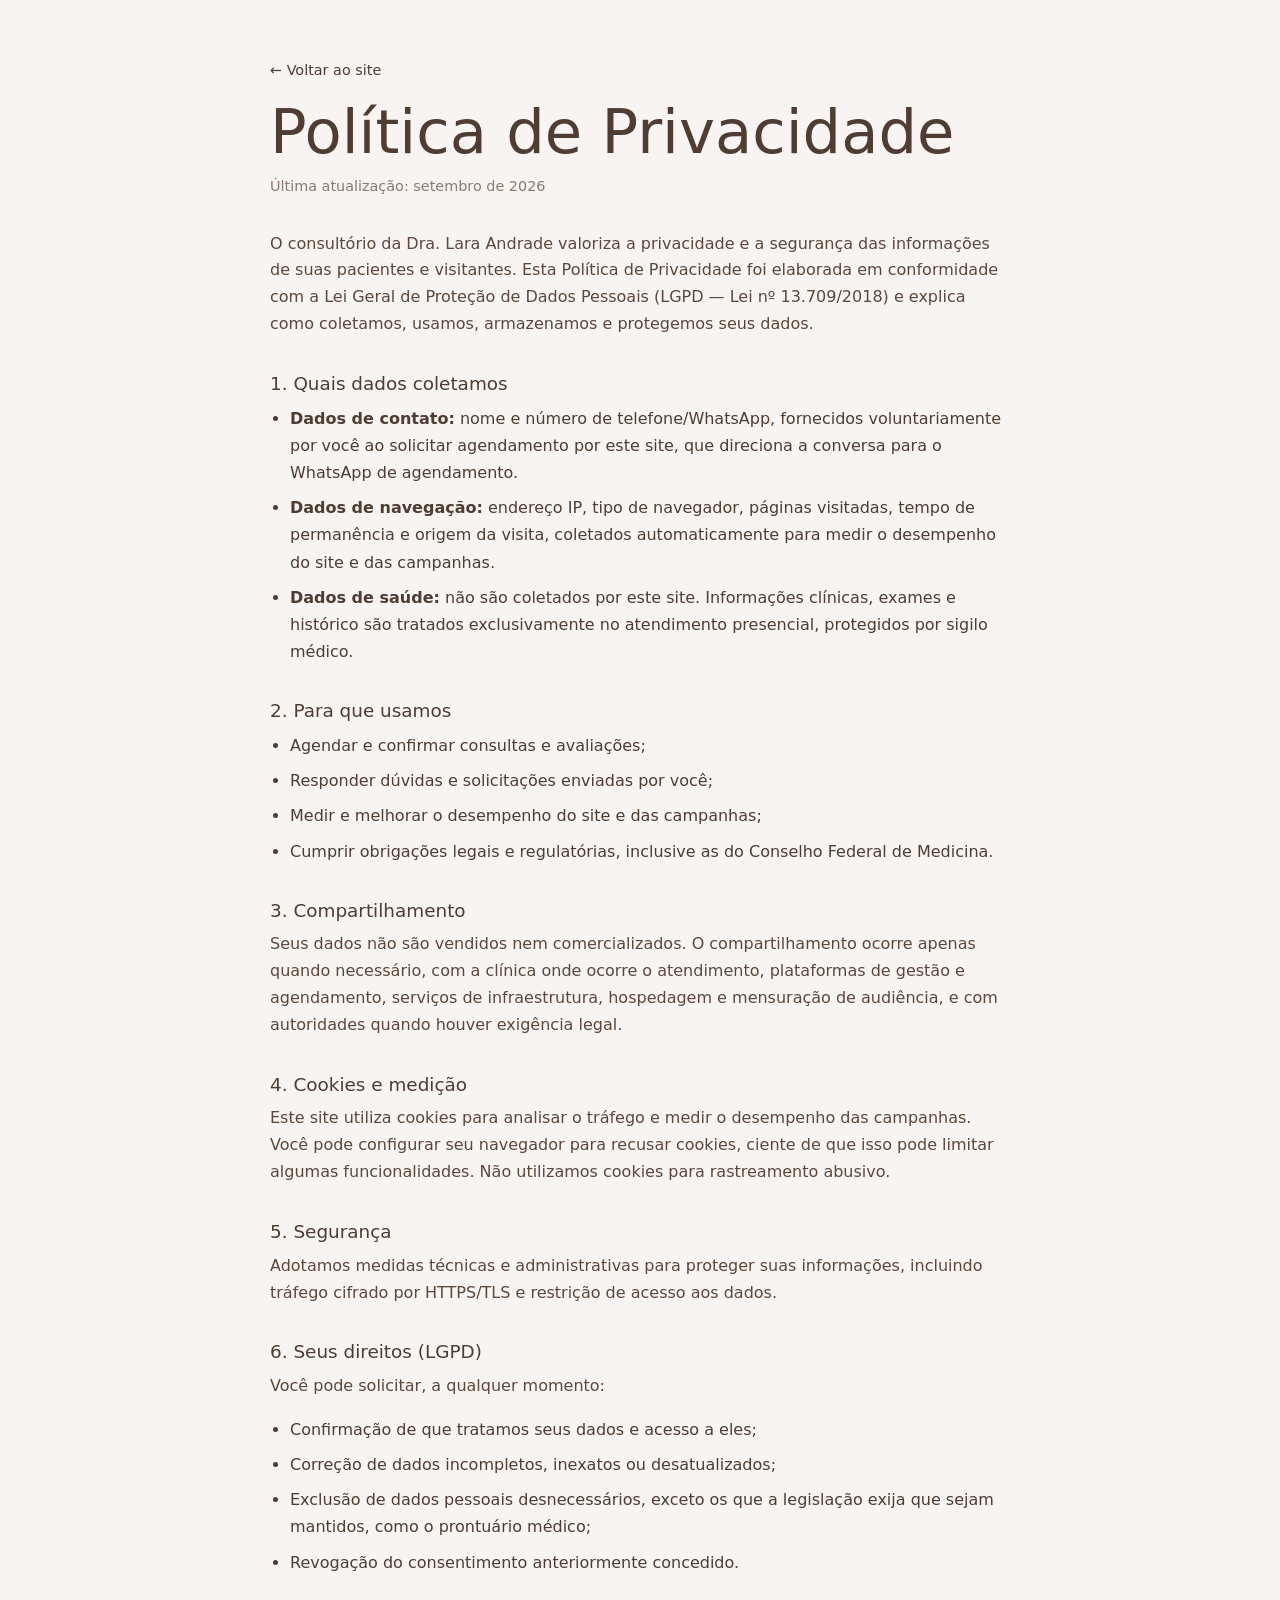
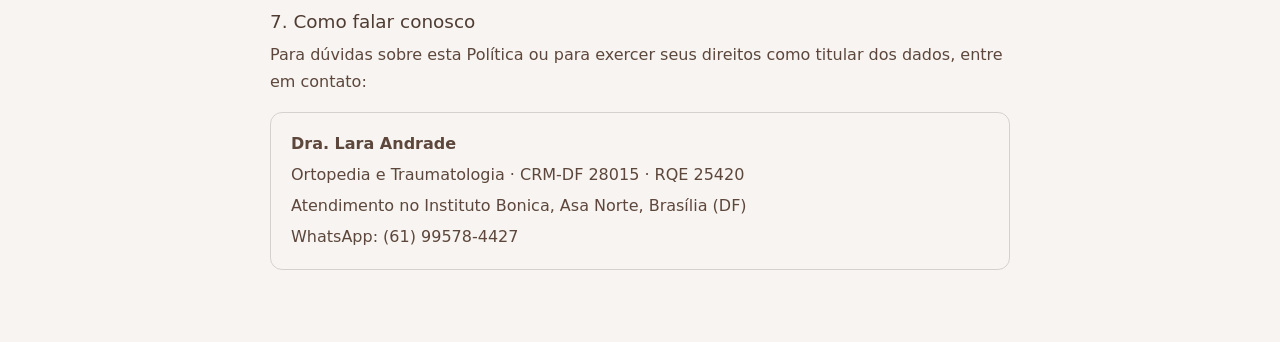
<file: politica-de-privacidade/index.html>
<!doctype html>
<html lang="pt-BR">
  <head>
    <meta charset="utf-8">
    <meta name="viewport" content="width=device-width, initial-scale=1">
    <meta name="robots" content="index, follow">
    <title>Política de Privacidade | Dra. Lara Andrade</title>
    <meta name="description" content="Política de Privacidade do consultório da Dra. Lara Andrade, em conformidade com a LGPD (Lei nº 13.709/2018).">
    <link rel="canonical" href="https://dralaraandrade.com.br/politica-de-privacidade/">
    <link rel="stylesheet" href="../styles.css">
    <style>
      .legal{max-width:780px;margin:0 auto;padding:56px 20px 72px;line-height:1.7}
      .legal a.voltar{display:inline-block;margin-bottom:16px;font-size:.9rem}
      .legal h1{margin:0 0 6px;line-height:1.15}
      .legal .atualizacao{margin:0 0 32px;opacity:.7;font-size:.9rem}
      .legal h2{margin:36px 0 10px;font-size:1.15rem}
      .legal ul{margin:10px 0 0;padding-left:20px}
      .legal li{margin-bottom:8px}
      .legal .contato{margin-top:14px;padding:18px 20px;border:1px solid rgba(0,0,0,.14);border-radius:12px}
      .legal .contato p{margin:0 0 4px}
      .legal .contato p:last-child{margin-bottom:0}
    </style>
  </head>
  <body>
    <main class="legal">
      <a class="voltar" href="/">← Voltar ao site</a>
      <h1>Política de Privacidade</h1>
      <p class="atualizacao">Última atualização: setembro de 2026</p>

      <p>O consultório da Dra. Lara Andrade valoriza a privacidade e a segurança das informações de suas pacientes e visitantes. Esta Política de Privacidade foi elaborada em conformidade com a Lei Geral de Proteção de Dados Pessoais (LGPD — Lei nº 13.709/2018) e explica como coletamos, usamos, armazenamos e protegemos seus dados.</p>

      <h2>1. Quais dados coletamos</h2>
      <ul>
        <li><strong>Dados de contato:</strong> nome e número de telefone/WhatsApp, fornecidos voluntariamente por você ao solicitar agendamento por este site, que direciona a conversa para o WhatsApp de agendamento.</li>
        <li><strong>Dados de navegação:</strong> endereço IP, tipo de navegador, páginas visitadas, tempo de permanência e origem da visita, coletados automaticamente para medir o desempenho do site e das campanhas.</li>
        <li><strong>Dados de saúde:</strong> não são coletados por este site. Informações clínicas, exames e histórico são tratados exclusivamente no atendimento presencial, protegidos por sigilo médico.</li>
      </ul>

      <h2>2. Para que usamos</h2>
      <ul>
        <li>Agendar e confirmar consultas e avaliações;</li>
        <li>Responder dúvidas e solicitações enviadas por você;</li>
        <li>Medir e melhorar o desempenho do site e das campanhas;</li>
        <li>Cumprir obrigações legais e regulatórias, inclusive as do Conselho Federal de Medicina.</li>
      </ul>

      <h2>3. Compartilhamento</h2>
      <p>Seus dados não são vendidos nem comercializados. O compartilhamento ocorre apenas quando necessário, com a clínica onde ocorre o atendimento, plataformas de gestão e agendamento, serviços de infraestrutura, hospedagem e mensuração de audiência, e com autoridades quando houver exigência legal.</p>

      <h2>4. Cookies e medição</h2>
      <p>Este site utiliza cookies para analisar o tráfego e medir o desempenho das campanhas. Você pode configurar seu navegador para recusar cookies, ciente de que isso pode limitar algumas funcionalidades. Não utilizamos cookies para rastreamento abusivo.</p>

      <h2>5. Segurança</h2>
      <p>Adotamos medidas técnicas e administrativas para proteger suas informações, incluindo tráfego cifrado por HTTPS/TLS e restrição de acesso aos dados.</p>

      <h2>6. Seus direitos (LGPD)</h2>
      <p>Você pode solicitar, a qualquer momento:</p>
      <ul>
        <li>Confirmação de que tratamos seus dados e acesso a eles;</li>
        <li>Correção de dados incompletos, inexatos ou desatualizados;</li>
        <li>Exclusão de dados pessoais desnecessários, exceto os que a legislação exija que sejam mantidos, como o prontuário médico;</li>
        <li>Revogação do consentimento anteriormente concedido.</li>
      </ul>

      <h2>7. Como falar conosco</h2>
      <p>Para dúvidas sobre esta Política ou para exercer seus direitos como titular dos dados, entre em contato:</p>
      <div class="contato">
        <p><strong>Dra. Lara Andrade</strong></p>
        <p>Ortopedia e Traumatologia · CRM-DF 28015 · RQE 25420</p>
        <p>Atendimento no Instituto Bonica, Asa Norte, Brasília (DF)</p>
        <p>WhatsApp: <a href="https://wa.me/5561995784427">(61) 99578-4427</a></p>
      </div>
    </main>
  </body>
</html>
</file>
<file: styles.css>
:root {
  --ink: #4f3c33;
  --ink-strong: #2f211b;
  --green: #a68a7a;
  --green-deep: #6f5547;
  --teal: #b99d8d;
  --sage: #e6dbb8;
  --clay: #a68a7a;
  --paper: #f7f4f1;
  --paper-2: #dcc9be;
  --white: #ffffff;
  --muted: #6f5547;
  --muted-strong: #5d473c;
  --line: rgba(111, 85, 71, 0.16);
  --line-light: rgba(255, 255, 255, 0.18);
  --shadow: 0 24px 70px rgba(111, 85, 71, 0.16);
  --shadow-soft: 0 14px 34px rgba(111, 85, 71, 0.1);
  --shadow-lift: 0 22px 54px rgba(111, 85, 71, 0.16);
  --font-display: "Avenir Next", "Montserrat", ui-sans-serif, system-ui, -apple-system, BlinkMacSystemFont, "Segoe UI", sans-serif;
  --font-sans: "Montserrat", "Avenir Next", ui-sans-serif, system-ui, -apple-system, BlinkMacSystemFont, "Segoe UI", sans-serif;
  color-scheme: light;
}

* {
  box-sizing: border-box;
}

html {
  scroll-behavior: smooth;
}

body {
  margin: 0;
  font-family: var(--font-sans);
  background: var(--paper);
  color: var(--ink);
  overflow-x: hidden;
  font-size: 16px;
  font-weight: 300;
}

img {
  display: block;
  max-width: 100%;
}

a {
  color: inherit;
  text-decoration: none;
}

.container {
  width: min(1160px, calc(100% - 40px));
  margin-inline: auto;
}

.site-header {
  position: sticky;
  top: 0;
  z-index: 30;
  display: flex;
  align-items: center;
  justify-content: space-between;
  gap: 24px;
  padding: 14px clamp(20px, 4vw, 56px);
  background: rgba(247, 244, 241, 0.9);
  border-bottom: 1px solid rgba(111, 85, 71, 0.12);
  backdrop-filter: blur(18px);
  transition: box-shadow 0.2s ease, background 0.2s ease, border-color 0.2s ease;
}

.site-header.is-elevated {
  background: rgba(247, 244, 241, 0.96);
  border-color: rgba(111, 85, 71, 0.16);
  box-shadow: var(--shadow-soft);
}

.brand {
  display: flex;
  align-items: center;
  gap: 14px;
  min-width: 226px;
}

.brand-mark {
  display: grid;
  width: 56px;
  height: 56px;
  place-items: center;
  overflow: hidden;
  border-radius: 50%;
  border: 1px solid rgba(230, 219, 184, 0.18);
  background: var(--green-deep);
  box-shadow: 0 10px 22px rgba(111, 85, 71, 0.16);
}

.brand-mark img {
  width: 72px;
  height: 72px;
  object-fit: contain;
  object-position: center;
  transform: translateY(-2px);
}

.brand strong,
.brand small {
  display: block;
}

.brand strong {
  font-size: 15px;
  font-weight: 600;
}

.brand small {
  margin-top: 2px;
  color: var(--muted);
  font-size: 12px;
  font-weight: 300;
}

.nav {
  display: flex;
  justify-content: center;
  gap: 26px;
  color: #70594d;
  font-size: 14px;
  font-weight: 400;
}

.nav a {
  position: relative;
  padding-block: 6px;
  transition: color 0.2s ease;
}

.nav a::after {
  position: absolute;
  right: 0;
  bottom: 0;
  left: 0;
  height: 2px;
  content: "";
  background: var(--green-deep);
  border-radius: 999px;
  transform: scaleX(0);
  transform-origin: center;
  transition: transform 0.22s ease;
}

.nav a:hover,
.nav a.is-active {
  color: var(--green);
}

.nav a:hover::after,
.nav a.is-active::after {
  transform: scaleX(1);
}

.header-cta,
.btn {
  display: inline-flex;
  align-items: center;
  justify-content: center;
  gap: 10px;
  min-height: 44px;
  border-radius: 999px;
  font-weight: 600;
  line-height: 1;
  transition: transform 0.2s ease, box-shadow 0.2s ease, border-color 0.2s ease, background 0.2s ease;
}

.header-cta {
  padding: 0 18px;
  background: var(--green-deep);
  color: var(--white);
  font-size: 13px;
}

.btn {
  padding: 0 22px;
  font-size: 14px;
}

.btn-primary {
  background: var(--green);
  color: var(--white);
  box-shadow: 0 16px 38px rgba(166, 138, 122, 0.34);
}

.btn-ghost {
  border: 1px solid rgba(111, 85, 71, 0.22);
  color: var(--ink);
  background: rgba(255, 255, 255, 0.72);
}

.header-cta:hover,
.btn:hover {
  transform: translateY(-2px);
}

.header-cta:hover,
.btn-primary:hover {
  box-shadow: 0 18px 42px rgba(111, 85, 71, 0.24);
}

.btn-ghost:hover {
  border-color: rgba(111, 85, 71, 0.32);
  background: rgba(255, 255, 255, 0.88);
  box-shadow: var(--shadow-soft);
}

.header-cta svg,
.btn svg {
  width: 17px;
  height: 17px;
  stroke-width: 1.9;
}

.section,
.final-cta {
  position: relative;
  padding: clamp(68px, 8vw, 112px) 0;
}

main > section:not(.hero) {
  position: relative;
  overflow: hidden;
}

main > section:not(.hero)::before {
  position: absolute;
  top: 0;
  left: 50%;
  width: min(1160px, calc(100% - 40px));
  height: 1px;
  content: "";
  background: linear-gradient(90deg, transparent, rgba(111, 85, 71, 0.24), transparent);
  transform: translateX(-50%);
}

.section-dark {
  color: var(--white);
  background: linear-gradient(135deg, #6f5547 0%, #7f6659 54%, #a68a7a 100%);
}

.section-dark::before,
.quick-proof::before,
.doctor-section::before {
  background: linear-gradient(90deg, transparent, rgba(230, 219, 184, 0.28), transparent);
}

main > section:not(.hero)::after {
  position: absolute;
  inset: 0;
  z-index: 0;
  pointer-events: none;
  content: "";
  background-image:
    linear-gradient(90deg, rgba(111, 85, 71, 0.045) 1px, transparent 1px),
    linear-gradient(180deg, rgba(111, 85, 71, 0.035) 1px, transparent 1px);
  background-size: 48px 48px;
  -webkit-mask-image: linear-gradient(180deg, transparent, #000 18%, #000 82%, transparent);
  mask-image: linear-gradient(180deg, transparent, #000 18%, #000 82%, transparent);
  opacity: 0.34;
}

main > section:not(.hero) > * {
  position: relative;
  z-index: 1;
}

.section-dark::after,
.quick-proof::after,
.doctor-section::after {
  background-image:
    linear-gradient(90deg, rgba(230, 219, 184, 0.06) 1px, transparent 1px),
    linear-gradient(180deg, rgba(230, 219, 184, 0.05) 1px, transparent 1px);
  opacity: 0.22;
}

.hero {
  position: relative;
  display: grid;
  min-height: min(820px, calc(100vh - 72px));
  overflow: hidden;
  color: var(--ink);
  background: #f7f4f1;
}

.hero-bg {
  position: absolute;
  inset: 0;
  z-index: 0;
  display: block;
  overflow: hidden;
  opacity: 0.76;
}

.hero-bg img {
  width: 100%;
  height: 100%;
  object-fit: cover;
  object-position: center;
  filter: blur(1.4px) saturate(0.92);
  transform: scale(1.015);
}

.hero::before {
  position: absolute;
  inset: 0;
  z-index: 1;
  content: "";
  background:
    radial-gradient(circle at 70% 54%, rgba(255, 255, 255, 0.78) 0 18%, rgba(247, 244, 241, 0.6) 38%, rgba(247, 244, 241, 0.28) 62%),
    linear-gradient(90deg, rgba(247, 244, 241, 0.7), rgba(247, 244, 241, 0.52));
}

.hero::after {
  display: none;
}

.hero-grid {
  position: relative;
  z-index: 3;
  display: grid;
  grid-template-columns: minmax(0, 1fr) minmax(520px, 574px);
  gap: clamp(28px, 3.6vw, 52px);
  align-items: start;
  width: min(1310px, calc(100% - 80px));
  padding-block: 26px 0;
}

.hero-copy {
  max-width: 820px;
  padding-top: clamp(88px, 11.7vh, 122px);
  text-shadow: none;
}

.eyebrow {
  display: inline-flex;
  align-items: center;
  width: fit-content;
  margin: 0 0 20px;
  padding: 8px 13px;
  border: 1px solid var(--line-light);
  border-radius: 999px;
  color: #f7f4f1;
  background: rgba(255, 255, 255, 0.08);
  font-size: 12px;
  font-weight: 500;
  letter-spacing: 0.03em;
}

.problem .eyebrow,
.chronic-section .eyebrow,
.treatment-section .eyebrow,
.process .eyebrow,
.doctor-section .eyebrow,
.locations .eyebrow,
.faq .eyebrow {
  border-color: rgba(166, 138, 122, 0.22);
  color: var(--green-deep);
  background: rgba(255, 255, 255, 0.68);
}

h1,
h2,
h3,
p {
  margin-top: 0;
}

h1 {
  max-width: 820px;
  margin-bottom: 24px;
  font-family: var(--font-display);
  font-size: clamp(38px, 4.75vw, 74px);
  font-weight: 500;
  line-height: 1.08;
  letter-spacing: 0;
}

h2 {
  margin-bottom: 18px;
  font-family: var(--font-display);
  font-size: clamp(30px, 3.8vw, 52px);
  font-weight: 500;
  line-height: 1.12;
  letter-spacing: 0;
}

h3 {
  margin-bottom: 10px;
  font-size: 19px;
  font-weight: 600;
  line-height: 1.2;
}

p {
  color: var(--muted-strong);
  line-height: 1.68;
}

.section-dark p,
.hero p,
.final-cta p {
  color: rgba(255, 255, 255, 0.9);
}

.hero p {
  color: #5d473c;
}

.hero-lead {
  max-width: 690px;
  margin-bottom: 34px;
  font-size: clamp(18px, 1.9vw, 21px);
  font-weight: 300;
  line-height: 1.72;
}

.hero-mobile-portrait {
  display: none;
}

.mobile-hero-photo {
  display: none;
}

.hero-mobile-portrait img {
  display: block;
  width: 100%;
  background: transparent;
}

.hero-actions {
  display: flex;
  flex-wrap: wrap;
  gap: 14px;
  margin-bottom: 22px;
}

.microcopy {
  margin: 0;
  color: rgba(93, 71, 60, 0.86);
  font-size: 13px;
  font-weight: 300;
}

.hero-visual {
  position: relative;
  display: grid;
  align-items: end;
  min-height: 740px;
  overflow: visible;
}

.hero-visual::before {
  display: none;
}

.hero-portrait {
  position: absolute;
  top: 0;
  right: 0;
  z-index: 1;
  width: min(100%, 574px);
  height: 740px;
  overflow: hidden;
  border: 1px solid rgba(111, 85, 71, 0.14);
  border-radius: 8px;
  background: #f1ece7;
  box-shadow: 0 34px 72px rgba(111, 85, 71, 0.18);
  pointer-events: none;
}

.hero-portrait::before {
  display: none;
}

.hero-portrait img {
  display: block;
  width: 100%;
  height: 100%;
  object-fit: cover;
  object-position: center 26%;
  background: #f1ece7;
  filter: saturate(1.14) contrast(1.04) brightness(1.03) sepia(0.04);
}

.doctor-id-card {
  position: absolute;
  right: 50%;
  bottom: 140px;
  z-index: 3;
  display: grid;
  gap: 3px;
  width: max-content;
  max-width: 260px;
  padding: 12px 16px;
  border: 1px solid rgba(111, 85, 71, 0.16);
  border-radius: 8px;
  color: var(--ink-strong);
  background: rgba(247, 244, 241, 0.94);
  box-shadow: 0 16px 34px rgba(111, 85, 71, 0.16);
  text-align: center;
  transform: translateX(50%);
}

.doctor-id-card strong {
  font-family: var(--font-display);
  font-size: 16px;
  line-height: 1.15;
  font-weight: 500;
}

.doctor-id-card span {
  display: block;
  color: rgba(111, 85, 71, 0.86);
  font-size: 12px;
  font-weight: 500;
  line-height: 1.25;
  white-space: normal;
}

.doctor-id-card small {
  display: block;
  color: rgba(93, 71, 60, 0.82);
  font-size: 11px;
  font-weight: 500;
  line-height: 1.25;
}

.hero-card {
  position: relative;
  z-index: 2;
  align-self: end;
  justify-self: end;
  width: min(92%, 530px);
  margin-right: 18px;
  margin-bottom: 34px;
  padding: 27px 24px;
  border: 1px solid rgba(111, 85, 71, 0.14);
  border-radius: 8px;
  background:
    linear-gradient(135deg, rgba(255, 255, 255, 0.9), rgba(247, 244, 241, 0.76)),
    rgba(247, 244, 241, 0.88);
  box-shadow: 0 22px 48px rgba(111, 85, 71, 0.16);
  backdrop-filter: blur(16px);
}

.hero-card p {
  color: rgba(93, 71, 60, 0.82);
}

.hero-card::before {
  position: absolute;
  top: 16px;
  right: 16px;
  width: 58px;
  height: 58px;
  content: "";
  border: 1px solid rgba(166, 138, 122, 0.32);
  border-radius: 50%;
  box-shadow: -18px 22px 0 rgba(230, 219, 184, 0.28);
  opacity: 0.72;
}

.hero-doctor-card {
  display: grid;
  grid-template-columns: 1fr;
  gap: 0;
  align-items: center;
  text-align: center;
}

.hero-doctor-card > span {
  display: none;
}

.hero-doctor-card strong {
  display: block;
  color: var(--ink);
  font-family: var(--font-display);
  font-size: clamp(27px, 2.35vw, 34px);
  font-weight: 600;
  line-height: 1;
}

.hero-doctor-card p {
  margin: 0;
  color: rgba(93, 71, 60, 0.84);
  font-size: 13px;
  font-weight: 500;
  line-height: 1.18;
}

.hero-doctor-card small {
  display: block;
  width: fit-content;
  margin-top: 10px;
  margin-inline: auto;
  padding: 5px 9px;
  border: 1px solid rgba(111, 85, 71, 0.16);
  border-radius: 999px;
  color: var(--green-deep);
  background: rgba(230, 219, 184, 0.34);
  font-size: 12px;
  font-weight: 600;
  letter-spacing: 0.01em;
}

.hero-list {
  display: grid;
  gap: 10px;
  margin: 16px 0 0;
  padding: 0;
  list-style: none;
}

.hero-list li {
  display: grid;
  grid-template-columns: 22px 1fr;
  gap: 11px;
  color: rgba(255, 255, 255, 0.86);
  line-height: 1.36;
}

.hero-list svg,
.proof-grid svg,
.concern-grid svg,
.treatment-list svg,
.process-steps svg,
.location-grid svg,
.check-list svg {
  width: 20px;
  height: 20px;
  stroke-width: 1.9;
}

.quick-proof {
  position: relative;
  z-index: 4;
  margin-top: 0;
  overflow: visible;
  padding: clamp(26px, 3vw, 42px) 0 clamp(46px, 5.6vw, 76px);
  border: 0;
  background: transparent;
}

.proof-shell {
  display: grid;
  grid-template-columns: minmax(230px, 0.72fr) minmax(0, 1.45fr);
  gap: clamp(28px, 4.4vw, 64px);
  align-items: center;
}

.proof-intro .eyebrow {
  margin-bottom: 16px;
  border-color: rgba(166, 138, 122, 0.22);
  color: var(--green-deep);
  background: rgba(255, 255, 255, 0.72);
}

.proof-intro h2 {
  max-width: 360px;
  margin-bottom: 0;
  font-size: clamp(28px, 3vw, 42px);
}

.proof-media {
  overflow: hidden;
  width: min(100%, 340px);
  margin-top: 28px;
  border: 1px solid var(--line);
  border-radius: 8px;
  background: var(--white);
  box-shadow: var(--shadow-soft);
}

.proof-media img {
  width: 100%;
  aspect-ratio: 4 / 5;
  object-fit: cover;
  object-position: 58% 48%;
  filter: saturate(0.96);
  transition: transform 0.5s ease, filter 0.3s ease;
}

.proof-media:hover img {
  filter: saturate(1);
  transform: scale(1.03);
}

.proof-grid {
  display: grid;
  grid-template-columns: repeat(4, minmax(0, 1fr));
  gap: 14px;
  overflow: visible;
  border: 0;
  border-radius: 8px;
  background: transparent;
  box-shadow: none;
  backdrop-filter: none;
}

.proof-grid article {
  position: relative;
  display: grid;
  grid-template-columns: 1fr;
  gap: 14px;
  align-content: start;
  min-height: auto;
  padding: 22px;
  border: 1px solid rgba(111, 85, 71, 0.13);
  border-bottom: 1px solid rgba(111, 85, 71, 0.13);
  border-radius: 8px;
  color: var(--ink);
  background:
    linear-gradient(180deg, rgba(255, 255, 255, 0.94), rgba(247, 244, 241, 0.88));
  box-shadow: 0 18px 42px rgba(111, 85, 71, 0.1);
  transition: transform 0.24s ease, border-color 0.24s ease, box-shadow 0.24s ease;
}

.proof-grid article::before {
  position: absolute;
  top: 0;
  left: 22px;
  width: 44px;
  height: 3px;
  content: "";
  border-radius: 0 0 999px 999px;
  background: var(--green-deep);
  opacity: 0.72;
}

.proof-grid article > div {
  min-width: 0;
}

.proof-grid article:hover {
  border-color: rgba(111, 85, 71, 0.22);
  box-shadow: 0 22px 50px rgba(111, 85, 71, 0.13);
  transform: translateY(-3px);
}

.proof-grid svg {
  width: 38px;
  height: 38px;
  padding: 9px;
  border: 1px solid rgba(166, 138, 122, 0.2);
  border-radius: 10px;
  color: var(--green-deep);
  background: rgba(230, 219, 184, 0.22);
}

.proof-grid h3 {
  min-width: 0;
  margin: 0;
  font-family: inherit;
  font-size: 17px;
  font-weight: 600;
  line-height: 1.2;
  overflow-wrap: break-word;
}

.proof-grid p {
  min-width: 0;
  margin: 0;
  color: var(--muted-strong);
  font-size: 13px;
  white-space: normal;
  overflow-wrap: break-word;
}

.two-column {
  display: grid;
  grid-template-columns: minmax(0, 0.82fr) minmax(0, 1fr);
  gap: clamp(30px, 5vw, 80px);
  align-items: start;
}

.section-copy p {
  font-size: 17px;
}

.concern-grid {
  display: grid;
  grid-template-columns: repeat(4, minmax(0, 1fr));
  gap: 14px;
  margin-top: 38px;
}

.concern-grid span {
  display: flex;
  align-items: center;
  gap: 12px;
  min-height: 72px;
  padding: 16px 18px;
  border: 1px solid var(--line);
  border-radius: 8px;
  background: var(--white);
  font-weight: 500;
  box-shadow: 0 10px 28px rgba(111, 85, 71, 0.08);
  transition: transform 0.24s ease, border-color 0.24s ease, box-shadow 0.24s ease;
}

.concern-grid span:hover {
  border-color: rgba(111, 85, 71, 0.24);
  box-shadow: var(--shadow-soft);
  transform: translateY(-3px);
}

.concern-grid svg {
  color: var(--clay);
  flex: 0 0 auto;
}

.treatment-section,
.locations {
  background: linear-gradient(180deg, rgba(220, 201, 190, 0.74), rgba(247, 244, 241, 0.92));
}

.problem,
.chronic-section,
.process,
.faq {
  background:
    linear-gradient(180deg, rgba(255, 255, 255, 0.34), rgba(247, 244, 241, 0.84)),
    var(--paper);
}

.chronic-section {
  background:
    linear-gradient(90deg, rgba(247, 244, 241, 0.96) 0%, rgba(247, 244, 241, 0.86) 52%, rgba(220, 201, 190, 0.52) 100%),
    var(--paper);
}

.chronic-grid {
  display: grid;
  grid-template-columns: minmax(0, 820px);
  justify-content: center;
  align-items: start;
}

.chronic-copy .section-bullets {
  max-width: 700px;
}

.problem {
  background:
    linear-gradient(90deg, rgba(247, 244, 241, 0.94) 0%, rgba(247, 244, 241, 0.86) 48%, rgba(220, 201, 190, 0.58) 100%),
    url("assets/consultorio-sem-pessoas-bg-blur.jpg") center / cover no-repeat;
}

.treatment-section {
  background:
    radial-gradient(circle at 84% 30%, rgba(230, 219, 184, 0.42), transparent 30%),
    linear-gradient(90deg, rgba(220, 201, 190, 0.88) 0%, rgba(247, 244, 241, 0.92) 52%, rgba(247, 244, 241, 0.78) 100%),
    url("assets/consultorio-sem-pessoas-bg-blur.jpg") center / cover no-repeat;
}

.section-heading {
  max-width: 760px;
  margin-bottom: 34px;
}

.section-heading p {
  font-size: 17px;
}

.treatment-layout {
  display: grid;
  grid-template-columns: minmax(280px, 0.78fr) minmax(0, 1.22fr);
  gap: clamp(24px, 4vw, 54px);
  align-items: start;
}

.treatment-layout-full {
  grid-template-columns: 1fr;
}

.treatment-list {
  display: grid;
  grid-template-columns: repeat(2, minmax(0, 1fr));
  gap: 12px;
}

.treatment-list article,
.treatment-note,
.process-steps article,
.location-grid article,
.faq-list details {
  border: 1px solid var(--line);
  border-radius: 8px;
  background: var(--white);
  box-shadow: 0 12px 30px rgba(111, 85, 71, 0.08);
  transition: transform 0.24s ease, border-color 0.24s ease, box-shadow 0.24s ease, background 0.24s ease;
}

.treatment-list article:hover,
.process-steps article:hover,
.location-grid article:hover,
.faq-list details:hover {
  border-color: rgba(111, 85, 71, 0.25);
  box-shadow: var(--shadow-lift);
  transform: translateY(-4px);
}

.treatment-list article {
  display: grid;
  grid-template-columns: 42px 1fr;
  gap: 16px;
  padding: 22px 24px;
  position: relative;
  overflow: hidden;
}

.treatment-list article::before,
.process-steps article::before,
.location-grid article::before {
  position: absolute;
  top: 0;
  bottom: 0;
  left: 0;
  width: 3px;
  content: "";
  background: linear-gradient(180deg, var(--sage), var(--green));
  opacity: 0;
  transition: opacity 0.24s ease;
}

.treatment-list article:hover::before,
.process-steps article:hover::before,
.location-grid article:hover::before {
  opacity: 1;
}

.treatment-list svg {
  color: var(--green);
}

.treatment-list p,
.treatment-note p,
.process-steps p,
.location-grid p,
.faq-list p {
  margin-bottom: 0;
}

.treatment-note {
  display: flex;
  flex-direction: column;
  justify-content: space-between;
  min-height: 100%;
  padding: 30px;
  background:
    linear-gradient(180deg, rgba(230, 219, 184, 0.48), rgba(255, 255, 255, 0.94)),
    var(--white);
}

.treatment-note-media {
  overflow: hidden;
  margin: -12px -12px 24px;
  border-radius: 8px;
  aspect-ratio: 16 / 9;
  background: var(--paper-2);
}

.treatment-note-media img {
  width: 100%;
  height: 100%;
  object-fit: cover;
  object-position: center;
  filter: saturate(0.86);
  transition: transform 0.5s ease, filter 0.3s ease;
}

.treatment-note:hover {
  border-color: rgba(111, 85, 71, 0.25);
  box-shadow: var(--shadow-lift);
  transform: translateY(-4px);
}

.treatment-note:hover .treatment-note-media img {
  filter: saturate(0.96);
  transform: scale(1.04);
}

.treatment-note h3 {
  font-family: var(--font-display);
  font-size: 28px;
  font-weight: 500;
  line-height: 1.1;
}

.process-steps {
  display: grid;
  grid-template-columns: 1fr;
  gap: 10px;
  width: min(900px, calc(100% - 40px));
  margin-inline: auto;
  counter-reset: step;
}

.process-steps article {
  display: grid;
  grid-template-columns: 86px 1fr;
  gap: 18px;
  align-items: center;
  position: relative;
  min-height: 118px;
  padding: 22px 92px 22px 24px;
  overflow: hidden;
}

.process-steps span {
  display: block;
  margin: 0;
  color: var(--clay);
  font-family: var(--font-display);
  font-size: 46px;
  font-weight: 300;
  line-height: 1;
}

.process-steps h3,
.process-steps p {
  grid-column: 2;
}

.process-steps svg {
  position: absolute;
  top: 50%;
  right: 24px;
  width: 34px;
  height: 34px;
  color: var(--green);
  transform: translateY(-50%);
}

.doctor-section {
  border-top: 1px solid rgba(230, 219, 184, 0.2);
  border-bottom: 1px solid rgba(230, 219, 184, 0.2);
  background: linear-gradient(135deg, #6f5547 0%, #7e6356 62%, #a68a7a 100%);
  color: var(--white);
}

.doctor-grid {
  display: grid;
  grid-template-columns: minmax(280px, 0.72fr) minmax(0, 1fr);
  gap: clamp(30px, 6vw, 82px);
  align-items: center;
}

.doctor-photo {
  overflow: hidden;
  border: 1px solid rgba(230, 219, 184, 0.22);
  border-radius: 8px;
  background: var(--paper);
  box-shadow: var(--shadow);
  transition: transform 0.32s ease, box-shadow 0.32s ease;
}

.doctor-photo img {
  width: 100%;
  aspect-ratio: 4 / 5;
  object-fit: cover;
  object-position: 58% 100%;
  transition: transform 0.5s ease;
}

.doctor-photo:hover {
  box-shadow: 0 30px 80px rgba(47, 33, 27, 0.24);
  transform: translateY(-4px);
}

.doctor-photo:hover img {
  transform: scale(1.025);
}

.doctor-copy p {
  color: rgba(255, 255, 255, 0.9);
  font-size: 17px;
}

.doctor-copy .doctor-credentials {
  display: inline-block;
  margin-top: 4px;
  color: var(--sage);
  font-size: 15px;
  font-weight: 600;
  white-space: nowrap;
}

.check-list {
  display: grid;
  gap: 12px;
  margin: 24px 0 0;
  padding: 0;
  list-style: none;
}

.check-list li {
  display: flex;
  align-items: center;
  gap: 10px;
  color: rgba(255, 255, 255, 0.86);
  font-weight: 500;
}

.check-list svg {
  color: var(--sage);
}

.section-bullets,
.compact-list {
  margin-top: 0;
}

.section-bullets li,
.compact-list li {
  color: var(--ink);
  line-height: 1.42;
}

.section-bullets svg,
.compact-list svg {
  color: var(--green);
  flex: 0 0 auto;
}

.location-grid {
  display: grid;
  grid-template-columns: repeat(2, minmax(0, 1fr));
  gap: 16px;
  justify-content: center;
}

.location-grid article {
  padding: 26px;
}

.location-grid svg {
  margin-bottom: 18px;
  color: var(--clay);
}

.faq-list {
  display: grid;
  gap: 12px;
}

.faq-list details {
  padding: 0;
}

.faq-list summary {
  cursor: pointer;
  padding: 22px 24px;
  font-weight: 600;
  list-style: none;
  transition: color 0.2s ease;
}

.faq-list summary::-webkit-details-marker {
  display: none;
}

.faq-list p {
  padding: 0 24px 24px;
}

.faq-list details[open] {
  border-color: rgba(111, 85, 71, 0.28);
  background:
    linear-gradient(180deg, rgba(230, 219, 184, 0.16), rgba(255, 255, 255, 0.96)),
    var(--white);
}

.faq-list details[open] summary {
  color: var(--green-deep);
}

.final-grid {
  display: grid;
  grid-template-columns: minmax(0, 760px);
  justify-content: center;
  text-align: center;
}

.final-grid h2 {
  max-width: 780px;
  margin-inline: auto;
}

.final-grid p {
  max-width: 660px;
  margin-inline: auto;
  margin-bottom: 0;
}

.final-actions {
  display: flex;
  justify-content: center;
  margin-top: 26px;
}

.final-cta {
  background:
    linear-gradient(135deg, rgba(111, 85, 71, 0.94) 0%, rgba(111, 85, 71, 0.88) 52%, rgba(166, 138, 122, 0.82) 100%),
    url("assets/consultorio-sem-pessoas-bg-blur.jpg") center / cover no-repeat;
}

.footer {
  padding: 28px 0;
  background: #6f5547;
  color: var(--white);
}

.footer-grid {
  display: grid;
  grid-template-columns: minmax(0, 0.8fr) minmax(0, 1fr);
  gap: 24px;
  align-items: start;
}

.footer p {
  margin: 6px 0 0;
  color: rgba(255, 255, 255, 0.82);
  font-size: 13px;
}

.reveal-on-scroll {
  opacity: 0;
  transform: translateY(18px);
  transition: opacity 0.64s ease, transform 0.64s ease;
  transition-delay: var(--reveal-delay, 0ms);
}

.reveal-on-scroll.is-visible {
  opacity: 1;
  transform: translateY(0);
}

@keyframes subtleFloat {
  0%, 100% {
    transform: translateY(0);
  }
  50% {
    transform: translateY(-8px);
  }
}

@keyframes clinicDrift {
  0%, 100% {
    transform: scale(1.015) translate3d(0, 0, 0);
  }
  50% {
    transform: scale(1.025) translate3d(-6px, 4px, 0);
  }
}

@media (prefers-reduced-motion: no-preference) {
  .hero-bg img {
    animation: clinicDrift 18s ease-in-out infinite;
  }

  .hero-portrait {
    animation: subtleFloat 7s ease-in-out infinite;
  }
}

@media (max-width: 980px) {
  .nav {
    display: none;
  }

  .proof-shell {
    grid-template-columns: 1fr;
  }

  .proof-intro h2 {
    max-width: 620px;
  }

  .hero-grid,
  .two-column,
  .chronic-grid,
  .treatment-layout,
  .doctor-grid,
  .final-grid,
  .footer-grid {
    grid-template-columns: 1fr;
  }

  .hero-grid {
    width: min(1160px, calc(100% - 40px));
  }

  .hero-copy {
    padding-top: 0;
  }

  .hero {
    min-height: auto;
  }

  .hero-visual {
    max-width: 520px;
    min-height: 560px;
    margin-inline: auto;
    overflow: visible;
  }

  .hero-portrait {
    top: 32px;
    right: 0;
    bottom: auto;
    width: min(100%, 500px);
    height: 520px;
  }

  .hero-card {
    margin-right: 18px;
    margin-bottom: 32px;
  }

  .concern-grid,
  .location-grid {
    grid-template-columns: repeat(2, minmax(0, 1fr));
  }

}

@media (max-width: 720px) {
  .site-header {
    gap: 12px;
    padding-inline: 16px;
  }

  .brand {
    flex: 1 1 auto;
    min-width: 0;
  }

  .brand-mark {
    width: 48px;
    height: 48px;
  }

  .brand-mark img {
    width: 62px;
    height: 62px;
  }

  .brand strong {
    overflow: hidden;
    text-overflow: ellipsis;
    white-space: nowrap;
  }

  .brand small {
    display: none;
  }

  .header-cta {
    flex: 0 0 auto;
    width: auto;
    min-height: 42px;
    padding: 0 16px;
    font-size: 13px;
  }

  .header-cta svg {
    display: none;
  }

  h1 {
    max-width: 330px;
    font-size: clamp(32px, 9.2vw, 36px);
  }

  .hero-lead {
    max-width: 330px;
    font-size: 16px;
    line-height: 1.58;
  }

  .microcopy,
  .proof-intro h2 {
    max-width: 330px;
  }

  .hero-grid {
    padding-block: 48px 0;
  }

  .hero::before {
    background:
      linear-gradient(180deg, rgba(247, 244, 241, 0.9), rgba(247, 244, 241, 0.72));
  }

  .hero-grid {
    gap: 18px;
  }

  .hero-mobile-portrait {
    display: block;
    position: relative;
    height: clamp(420px, 112vw, 560px);
    width: 100%;
    margin: 18px 0 0;
    overflow: hidden;
    border: 1px solid rgba(111, 85, 71, 0.14);
    border-radius: 8px 8px 0 0;
    background: #f1ece7;
    box-shadow: 0 22px 48px rgba(111, 85, 71, 0.14);
  }

  .hero-mobile-portrait::before {
    display: none;
  }

  .hero-mobile-portrait img {
    position: absolute;
    inset: 0;
    z-index: 1;
    width: 100%;
    height: 100%;
    object-fit: cover;
    object-position: center 26%;
    filter: saturate(1.14) contrast(1.04) brightness(1.03) sepia(0.04);
  }

  .hero-mobile-portrait .doctor-id-card {
    bottom: 18px;
    z-index: 3;
    max-width: 230px;
    padding: 10px 13px;
    text-align: center;
  }

  .hero-mobile-portrait .doctor-id-card strong {
    font-size: 15px;
  }

  .hero-mobile-portrait .doctor-id-card span {
    font-size: 11px;
  }

  .hero-mobile-portrait .doctor-id-card small {
    font-size: 10px;
  }

  .hero-visual {
    display: none;
  }

  .hero-card {
    display: none;
  }

  .quick-proof {
    margin-top: 0;
    padding: 28px 0 28px;
    background: var(--paper);
  }

  .mobile-hero-photo {
    display: block;
    margin-top: -1px;
    padding: 0 0 18px;
    background: var(--paper);
  }

  .hero-actions,
  .btn,
  .final-grid .btn {
    width: 100%;
  }

  .proof-grid,
  .concern-grid,
  .treatment-list,
  .location-grid {
    grid-template-columns: 1fr;
  }

  .proof-grid article,
  .proof-grid article:nth-child(2n),
  .proof-grid article:nth-last-child(-n + 2) {
    grid-template-columns: 38px 1fr;
    gap: 10px 13px;
    align-items: start;
    padding: 18px;
    border: 1px solid rgba(111, 85, 71, 0.13);
    border-radius: 8px;
  }

  .proof-grid p {
    grid-column: 1 / -1;
    padding-left: 0;
    max-width: none;
    overflow-wrap: anywhere;
  }

  .proof-grid h3 {
    font-size: 16px;
  }

  .proof-grid article:last-child {
    border-bottom: 1px solid rgba(111, 85, 71, 0.13);
  }

  .process-steps article {
    grid-template-columns: 1fr;
    align-items: start;
    padding-right: 72px;
  }

  .process-steps h3,
  .process-steps p {
    grid-column: 1;
  }

  .proof-grid article,
  .process-steps article {
    min-height: auto;
  }

  .treatment-list article {
    grid-template-columns: 34px 1fr;
  }
}

@media (prefers-reduced-motion: reduce) {
  *,
  *::before,
  *::after {
    scroll-behavior: auto !important;
    transition-duration: 0.01ms !important;
    animation-duration: 0.01ms !important;
    animation-iteration-count: 1 !important;
  }
}
</file>
